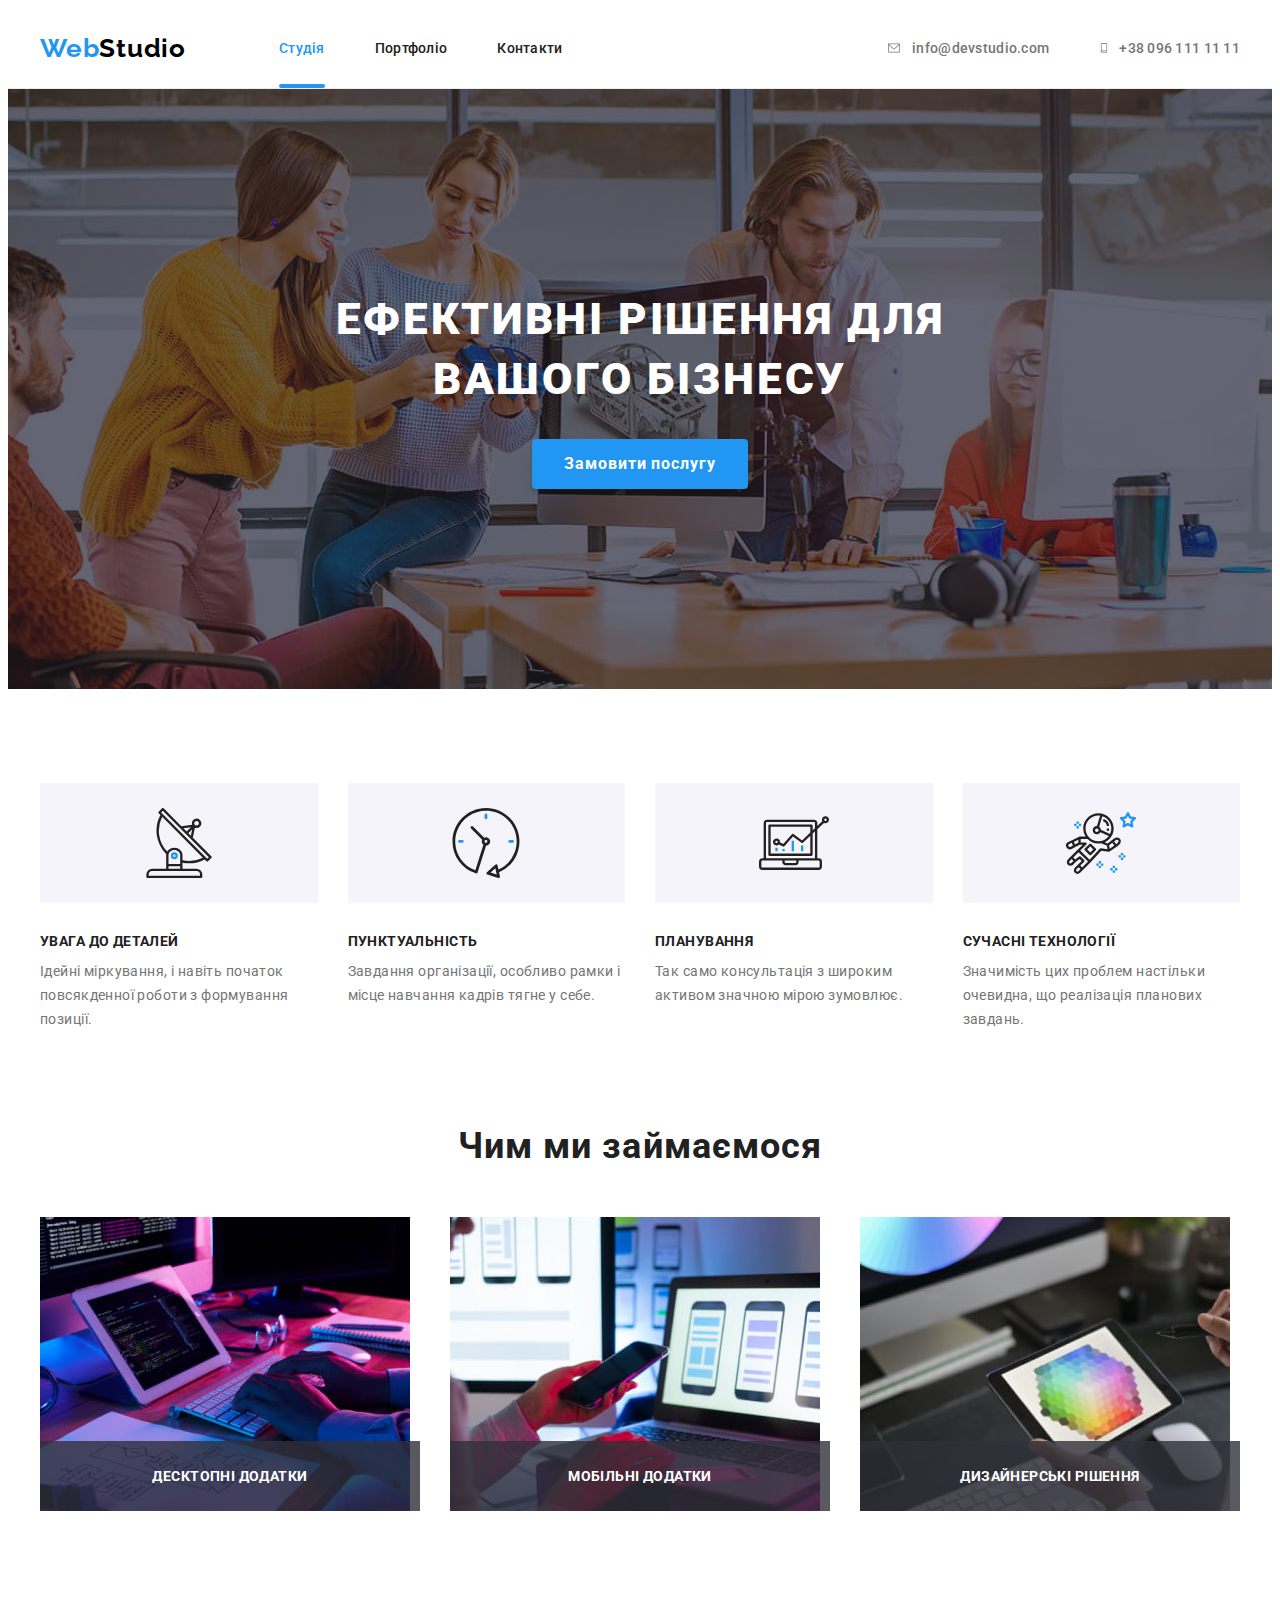
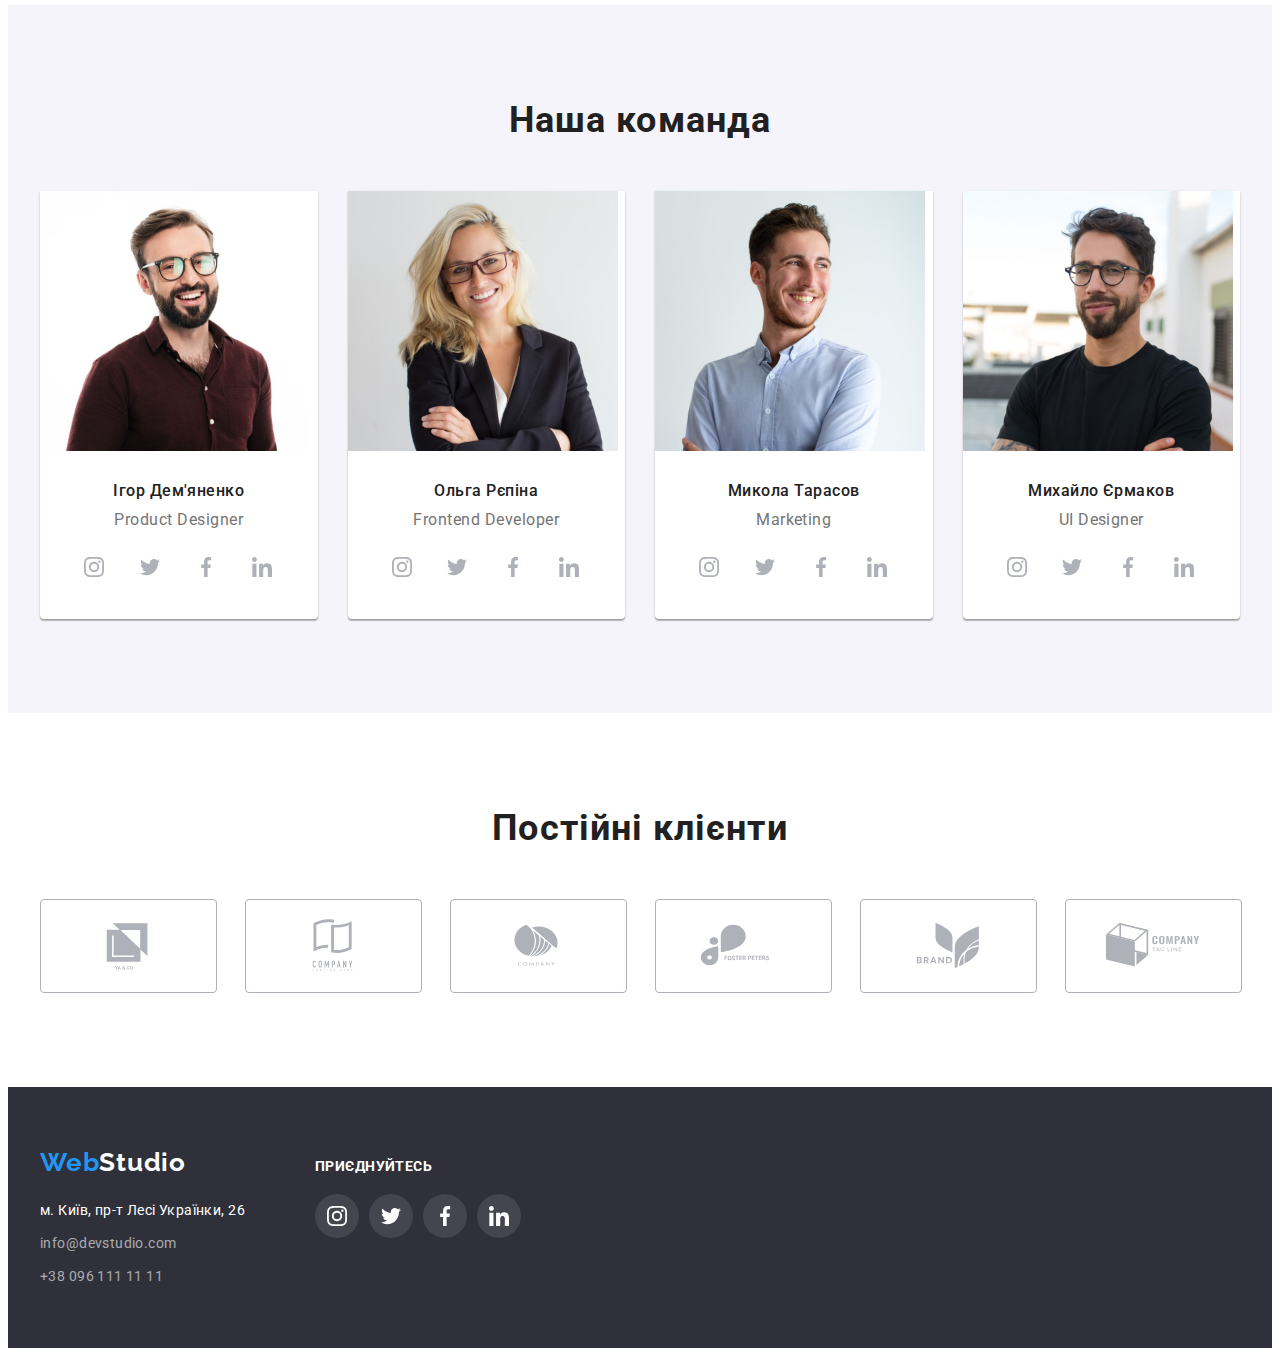
<file: index.html>
<!DOCTYPE html>
<html lang="uk">

<head>
  <meta charset="UTF-8" />
  <meta http-equiv="X-UA-Compatible" content="IE=edge" />
  <meta name="viewport" content="width=device-width, initial-scale=1.0" />
  <meta name="description" content="The best WebStudio" />
  <title>WebStudio</title>
  <!-- Add fonts -->
  <link rel="preconnect" href="https://fonts.googleapis.com" />
  <link rel="preconnect" href="https://fonts.gstatic.com" crossorigin />
  <link href="https://fonts.googleapis.com/css2?family=Raleway:wght@700&family=Roboto:wght@400;500;700;900&display=swap"
    rel="stylesheet" />
  <!-- Add CSS -->
  <!-- modern-normalize css -->
  <link rel="stylesheet" href="https://cdnjs.cloudflare.com/ajax/libs/modern-normalize/1.1.0/modern-normalize.min.css"
    integrity="sha512-wpPYUAdjBVSE4KJnH1VR1HeZfpl1ub8YT/NKx4PuQ5NmX2tKuGu6U/JRp5y+Y8XG2tV+wKQpNHVUX03MfMFn9Q=="
    crossorigin="anonymous" referrerpolicy="no-referrer" />
  <!-- my css -->
  <link rel="stylesheet" href="./css/styles.css" />
</head>

<body class="page">
  <!-- Header page -->
  <header class="page-header">
    <div class="container">
      <a class="logo link" href="./index.html"><span class="logo-accent-span">Web</span><span
          class="logo-header-span">Studio</span></a>
      <nav class="main-nav">
        <ul class="list">
          <li class="nav-item">
            <a class="nav-link current link" href="./index.html">Студія</a>
          </li>
          <li class="nav-item">
            <a class="nav-link link" href="./portfolio.html">Портфоліо</a>
          </li>
          <li class="nav-item">
            <a class="nav-link link" href="">Контакти</a>
          </li>
        </ul>
      </nav>
      <ul class="header-contacts list">
        <li class="header-contacts-item">
          <a class="contact-link link" href="mailto:info@devstudio.com">
            <svg class="contact-icon" width="16" height="12">
              <use href="./images/icons.svg#envelope"></use>
            </svg>
            info@devstudio.com
          </a>
        </li>
        <li class="header-contacts-item">
          <a class="contact-link link" href="tel:+380961111111">
            <svg class="contact-icon" width="10" height="16">
              <use href="./images/icons.svg#smartphone"></use>
            </svg>
            +38 096 111 11 11
          </a>
        </li>
      </ul>
    </div>
  </header>
  <!-- Main page -->
  <main class="main">
    <!-- Hero section -->
    <section class="hero">
      <div class="container">
        <h1 class="hero-title">Ефективні рішення для вашого бізнесу</h1>
        <button class="hero-btn" type="button" data-modal-open>Замовити послугу</button>
      </div>
    </section>
    <!-- Benefits section -->
    <section class="benefits section">
      <div class="container">
        <h2 class="section-title u-vh">Особливості</h2>
        <ul class="benefits-list grid-set list">
          <li class="benefits-item grid-set-item">
            <div class="benefits-wrap">
              <svg class="benefits-icon" width="70" height="70">
                <use href="./images/icons.svg#antenna"></use>
              </svg>
            </div>
            <h3 class="benefits-title">УВАГА ДО ДЕТАЛЕЙ</h3>
            <p class="benefits-desc">Ідейні міркування, і навіть початок повсякденної роботи з формування позиції.</p>
          </li>
          <li class="benefits-item grid-set-item">
            <div class="benefits-wrap">
              <svg class="benefits-icon" width="70" height="70">
                <use href="./images/icons.svg#clock"></use>
              </svg>
            </div>
            <h3 class="benefits-title">ПУНКТУАЛЬНІСТЬ</h3>
            <p class="benefits-desc">Завдання організації, особливо рамки і місце навчання кадрів тягне у себе.</p>
          </li>
          <li class="benefits-item grid-set-item">
            <div class="benefits-wrap">
              <svg class="benefits-icon" width="70" height="70">
                <use href="./images/icons.svg#diagram"></use>
              </svg>
            </div>
            <h3 class="benefits-title">ПЛАНУВАННЯ</h3>
            <p class="benefits-desc">Так само консультація з широким активом значною мірою зумовлює.</p>
          </li>
          <li class="benefits-item grid-set-item">
            <div class="benefits-wrap">
              <svg class="benefits-icon" width="70" height="70">
                <use href="./images/icons.svg#astronaut"></use>
              </svg>
            </div>
            <h3 class="benefits-title">СУЧАСНІ ТЕХНОЛОГІЇ</h3>
            <p class="benefits-desc">Значимість цих проблем настільки очевидна, що реалізація планових завдань.</p>
          </li>
        </ul>
      </div>
    </section>
    <!-- About section -->
    <section class="about section">
      <div class="container">
        <h2 class="about-title">Чим ми займаємося</h2>
        <ul class="about-list grid-set list">
          <li class="about-item grid-set-item">
            <img class="img" src="./images/about/box-1.jpg" alt="Написання коду HTML&CSS на компьютері" width="370"
              height="294" />
            <p class="about-desc">Десктопні додатки</p>
          </li>
          <li class="about-item grid-set-item">
            <img class="img" src="./images/about/box-2.jpg" alt="Розробка мобільного додатка на компьютері." width="370"
              height="294" />
            <p class="about-desc">Мобільні додатки</p>
          </li>
          <li class="about-item grid-set-item">
            <img class="img" src="./images/about/box-3.jpg" alt="На планшеті обирає колір перед компьютером."
              width="370" height="294" />
            <p class="about-desc">Дизайнерські рішення</p>
          </li>
        </ul>
      </div>
    </section>
    <!-- Team section -->
    <section class="team section">
      <div class="container">
        <h2 class="team-title">Наша команда</h2>
        <ul class="team-list grid-set list">
          <li class="team-card grid-set-item">
            <img class="img" src="./images/team/img-1.jpg" alt="Фотографія Ігоря Дем'яненка" width="270" height="260" />
            <div class="team-group">
              <h3 class="team-name">Ігор Дем'яненко</h3>
              <p class="team-position" lang="en">Product Designer</p>
              <ul class="socials-list grid-set list">
                <li class="socials-item grid-set-item">
                  <a class="socials-link link" href="https://instagram.com" target="_blank" rel="noopener noreferrer"
                    aria-label="Instagram">
                    <svg class="socials-icon" width="20" height="20">
                      <use href="./images/icons.svg#instagram"></use>
                    </svg></a>
                </li>
                <li class="socials-item grid-set-item">
                  <a class="socials-link link" href="https://twitter.com" target="_blank" rel="noopener noreferrer"
                    aria-label="Twitter">
                    <svg class="socials-icon" width="20" height="20">
                      <use href="./images/icons.svg#twitter"></use>
                    </svg></a>
                </li>
                <li class="socials-item grid-set-item">
                  <a class="socials-link link" href="https://facebook.com" target="_blank" rel="noopener noreferrer"
                    aria-label="Facebook">
                    <svg class="socials-icon" width="20" height="20">
                      <use href="./images/icons.svg#facebook"></use>
                    </svg></a>
                </li>
                <li class="socials-item grid-set-item">
                  <a class="socials-link link" href="https://linkedin.com" target="_blank" rel="noopener noreferrer"
                    aria-label="LinkedIn">
                    <svg class="socials-icon" width="20" height="20">
                      <use href="./images/icons.svg#linkedin"></use>
                    </svg></a>
                </li>
              </ul>
            </div>
          </li>
          <li class="team-card grid-set-item">
            <img class="img" src="./images/team/img-2.jpg" alt="Фотографія Ольги Рєпіної" width="270" height="260" />
            <div class="team-group">
              <h3 class="team-name">Ольга Рєпіна</h3>
              <p class="team-position" lang="en">Frontend Developer</p>
              <ul class="socials-list grid-set list">
                <li class="socials-item grid-set-item">
                  <a class="socials-link link" href="https://instagram.com" target="_blank" rel="noopener noreferrer"
                    aria-label="Instagram">
                    <svg class="socials-icon" width="20" height="20">
                      <use href="./images/icons.svg#instagram"></use>
                    </svg></a>
                </li>
                <li class="socials-item grid-set-item">
                  <a class="socials-link link" href="https://twitter.com" target="_blank" rel="noopener noreferrer"
                    aria-label="Twitter">
                    <svg class="socials-icon" width="20" height="20">
                      <use href="./images/icons.svg#twitter"></use>
                    </svg></a>
                </li>
                <li class="socials-item grid-set-item">
                  <a class="socials-link link" href="https://facebook.com" target="_blank" rel="noopener noreferrer"
                    aria-label="Facebook">
                    <svg class="socials-icon" width="20" height="20">
                      <use href="./images/icons.svg#facebook"></use>
                    </svg></a>
                </li>
                <li class="socials-item grid-set-item">
                  <a class="socials-link link" href="https://linkedin.com" target="_blank" rel="noopener noreferrer"
                    aria-label="LinkedIn">
                    <svg class="socials-icon" width="20" height="20">
                      <use href="./images/icons.svg#linkedin"></use>
                    </svg></a>
                </li>
              </ul>
            </div>
          </li>
          <li class="team-card grid-set-item">
            <img class="img" src="./images/team/img-3.jpg" alt="Фотографія Миколи Тарасова" width="270" height="260" />
            <div class="team-group">
              <h3 class="team-name">Микола Тарасов</h3>
              <p class="team-position" lang="en">Marketing</p>
              <ul class="socials-list grid-set list">
                <li class="socials-item grid-set-item">
                  <a class="socials-link link" href="https://instagram.com" target="_blank" rel="noopener noreferrer"
                    aria-label="Instagram">
                    <svg class="socials-icon" width="20" height="20">
                      <use href="./images/icons.svg#instagram"></use>
                    </svg></a>
                </li>
                <li class="socials-item grid-set-item">
                  <a class="socials-link link" href="https://twitter.com" target="_blank" rel="noopener noreferrer"
                    aria-label="Twitter">
                    <svg class="socials-icon" width="20" height="20">
                      <use href="./images/icons.svg#twitter"></use>
                    </svg></a>
                </li>
                <li class="socials-item grid-set-item">
                  <a class="socials-link link" href="https://facebook.com" target="_blank" rel="noopener noreferrer"
                    aria-label="Facebook">
                    <svg class="socials-icon" width="20" height="20">
                      <use href="./images/icons.svg#facebook"></use>
                    </svg></a>
                </li>
                <li class="socials-item grid-set-item">
                  <a class="socials-link link" href="https://linkedin.com" target="_blank" rel="noopener noreferrer"
                    aria-label="LinkedIn">
                    <svg class="socials-icon" width="20" height="20">
                      <use href="./images/icons.svg#linkedin"></use>
                    </svg></a>
                </li>
              </ul>
            </div>
          </li>
          <li class="team-card grid-set-item">
            <img class="img" src="./images/team/img-4.jpg" alt="Фото Михайла Єрмакова" width="270" height="260" />
            <div class="team-group">
              <h3 class="team-name">Михайло Єрмаков</h3>
              <p class="team-position" lang="en">UI Designer</p>
              <ul class="socials-list grid-set list">
                <li class="socials-item grid-set-item">
                  <a class="socials-link link" href="https://instagram.com" target="_blank" rel="noopener noreferrer"
                    aria-label="Instagram">
                    <svg class="socials-icon" width="20" height="20">
                      <use href="./images/icons.svg#instagram"></use>
                    </svg></a>
                </li>
                <li class="socials-item grid-set-item">
                  <a class="socials-link link" href="https://twitter.com" target="_blank" rel="noopener noreferrer"
                    aria-label="Twitter">
                    <svg class="socials-icon" width="20" height="20">
                      <use href="./images/icons.svg#twitter"></use>
                    </svg></a>
                </li>
                <li class="socials-item grid-set-item">
                  <a class="socials-link link" href="https://facebook.com" target="_blank" rel="noopener noreferrer"
                    aria-label="Facebook">
                    <svg class="socials-icon" width="20" height="20">
                      <use href="./images/icons.svg#facebook"></use>
                    </svg></a>
                </li>
                <li class="socials-item grid-set-item">
                  <a class="socials-link link" href="https://linkedin.com" target="_blank" rel="noopener noreferrer"
                    aria-label="LinkedIn">
                    <svg class="socials-icon" width="20" height="20">
                      <use href="./images/icons.svg#linkedin"></use>
                    </svg></a>
                </li>
              </ul>
            </div>
          </li>
        </ul>
      </div>
    </section>
    <!-- Clients section -->
    <section class="clients section">
      <div class="container">
        <h2 class="clients-title">Постійні клієнти</h2>
        <ul class="clients-list grid-set list">
          <li class="clients-item grid-set-item">
            <a class="clients-link link" href="">
              <svg class="clients-icon" width="106" height="60">
                <use href="./images/icons.svg#logo-1"></use>
              </svg>
            </a>
          </li>
          <li class="clients-item grid-set-item">
            <a class="clients-link link" href="">
              <svg class="clients-icon" width="106" height="60">
                <use href="./images/icons.svg#logo-2"></use>
              </svg>
            </a>
          </li>
          <li class="clients-item grid-set-item">
            <a class="clients-link link" href="">
              <svg class="clients-icon" width="106" height="60">
                <use href="./images/icons.svg#logo-3"></use>
              </svg>
            </a>
          </li>
          <li class="clients-item grid-set-item">
            <a class="clients-link link" href="">
              <svg class="clients-icon" width="106" height="60">
                <use href="./images/icons.svg#logo-4"></use>
              </svg>
            </a>
          </li>
          <li class="clients-item grid-set-item">
            <a class="clients-link link" href="">
              <svg class="clients-icon" width="106" height="60">
                <use href="./images/icons.svg#logo-5"></use>
              </svg>
            </a>
          </li>
          <li class="clients-item grid-set-item">
            <a class="clients-link link" href="">
              <svg class="clients-icon" width="106" height="60">
                <use href="./images/icons.svg#logo-6"></use>
              </svg>
            </a>
          </li>
        </ul>
      </div>
    </section>
  </main>
  <!-- Footer page -->
  <footer class="page-footer">
    <div class="container">
      <div class="footer-group">
        <a class="logo link" href="./index.html"><span class="logo-accent-span">Web</span><span
            class="logo-footer-span">Studio</span></a>
        <address class="address">
          <p class="text">м. Київ, пр-т Лесі Українки, 26</p>
          <ul class="list">
            <li class="address-item">
              <a class="footer-link link" href="mailto:info@devstudio.com">info@devstudio.com</a>
            </li>
            <li class="address-item">
              <a class="footer-link link" href="tel:+380961111111">+38 096 111 11 11</a>
            </li>
          </ul>
        </address>
      </div>
      <div class="join">
        <h2 class="join-title">приєднуйтесь</h2>
        <ul class="socials-list grid-set list">
          <li class="socials-item">
            <a class="socials-link link" href="https://instagram.com" target="_blank" rel="noopener noreferrer"
              aria-label="Instagram">
              <svg class="socials-icon" width="20" height="20">
                <use href="./images/icons.svg#instagram"></use>
              </svg>
            </a>
          </li>
          <li class="socials-item">
            <a class="socials-link link" href="https://twitter.com" target="_blank" rel="noopener noreferrer"
              aria-label="Twitter">
              <svg class="socials-icon" width="20" height="20">
                <use href="./images/icons.svg#twitter"></use>
              </svg>
            </a>
          </li>
          <li class="socials-item">
            <a class="socials-link link" href="https://facebook.com" target="_blank" rel="noopener noreferrer"
              aria-label="Facebook">
              <svg class="socials-icon" width="20" height="20">
                <use href="./images/icons.svg#facebook"></use>
              </svg>
            </a>
          </li>
          <li class="socials-item">
            <a class="socials-link link" href="https://linkedin.com" target="_blank" rel="noopener noreferrer"
              aria-label="LinkedIn">
              <svg class="socials-icon" width="20" height="20">
                <use href="./images/icons.svg#linkedin"></use>
              </svg>
            </a>
          </li>
        </ul>
      </div>
    </div>
  </footer>

  <!-- Modal windows -->
  <div class="backdrop is-hidden" data-modal>
    <div class="modal">
      <button class="modal-btn" type="button" data-modal-close>
        <svg width="18" height="18">
          <use href="./images/icons.svg#icon-close"></use>
        </svg>
      </button>
    </div>
  </div>

  <!-- JS modal -->
  <script src="./js/modal.js"></script>
</body>

</html>
</file>
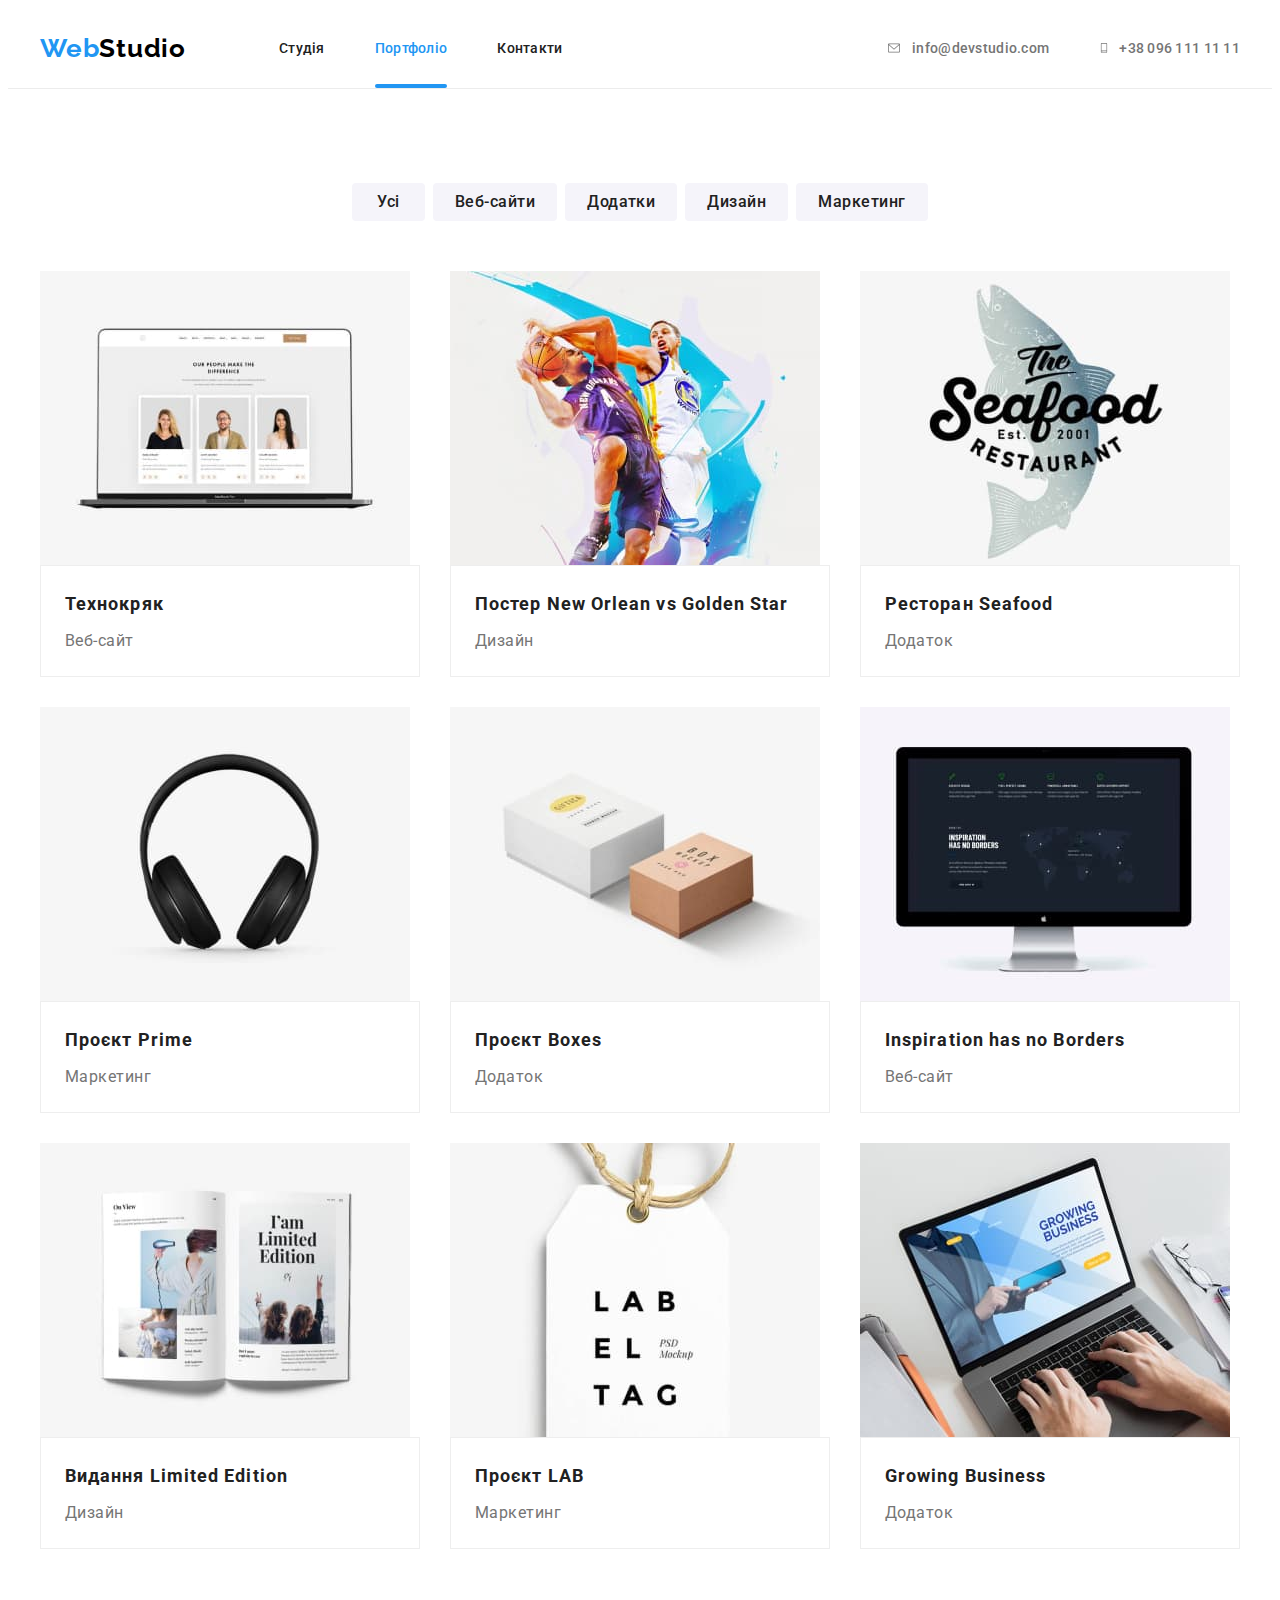
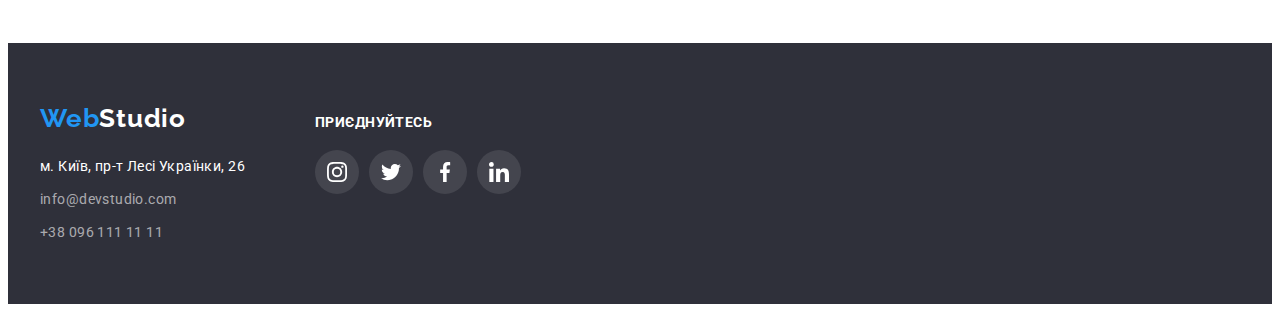
<file: portfolio.html>
<!DOCTYPE html>
<html lang="uk">

<head>
  <meta charset="UTF-8" />
  <meta http-equiv="X-UA-Compatible" content="IE=edge" />
  <meta name="viewport" content="width=device-width, initial-scale=1.0" />
  <meta name="description" content="The best WebStudio" />
  <title>WebStudio</title>
  <!-- Add fonts -->
  <link rel="preconnect" href="https://fonts.googleapis.com" />
  <link rel="preconnect" href="https://fonts.gstatic.com" crossorigin />
  <link href="https://fonts.googleapis.com/css2?family=Raleway:wght@700&family=Roboto:wght@400;500;700;900&display=swap"
    rel="stylesheet" />
  <!-- Add CSS -->
  <!-- modern-normalize css -->
  <link rel="stylesheet" href="https://cdnjs.cloudflare.com/ajax/libs/modern-normalize/1.1.0/modern-normalize.min.css"
    integrity="sha512-wpPYUAdjBVSE4KJnH1VR1HeZfpl1ub8YT/NKx4PuQ5NmX2tKuGu6U/JRp5y+Y8XG2tV+wKQpNHVUX03MfMFn9Q=="
    crossorigin="anonymous" referrerpolicy="no-referrer" />
  <!-- my css -->
  <link rel="stylesheet" href="./css/styles.css" />
</head>

<body class="page">
  <!-- Header page -->
  <header class="page-header">
    <div class="container">
      <a class="logo link" href="./index.html"><span class="logo-accent-span">Web</span><span
          class="logo-header-span">Studio</span></a>
      <nav class="main-nav">
        <ul class="list">
          <li class="nav-item">
            <a class="nav-link link" href="./index.html">Студія</a>
            <div class="nav-link-decoration"></div>
          </li>
          <li class="nav-item">
            <a class="nav-link current link" href="./portfolio.html">Портфоліо</a>
            <div class="nav-link-decoration"></div>
          </li>
          <li class="nav-item">
            <a class="nav-link link" href="">Контакти</a>
            <div class="nav-link-decoration"></div>
          </li>
        </ul>
      </nav>
      <ul class="header-contacts list">
        <li class="header-contacts-item">
          <a class="contact-link link" href="mailto:info@devstudio.com">
            <svg class="contact-icon" width="16" height="12">
              <use href="./images/icons.svg#envelope"></use>
            </svg>
            info@devstudio.com
          </a>
        </li>
        <li class="header-contacts-item">
          <a class="contact-link link" href="tel:+380961111111">
            <svg class="contact-icon" width="10" height="16">
              <use href="./images/icons.svg#smartphone"></use>
            </svg>
            +38 096 111 11 11
          </a>
        </li>
      </ul>
    </div>
  </header>
  <!-- Main page -->
  <main class="main">
    <!-- Portfolio section -->
    <section class="portfolio section">
      <div class="container">
        <h1 class="portfolio-title u-vh">Портфоліо</h1>
        <ul class="filter-list grid-set list">
          <li class="list-item">
            <button class="filter-btn grid-set-item" type="button">Усі</button>
          </li>
          <li class="list-item">
            <button class="filter-btn grid-set-item" type="button">Веб-сайти</button>
          </li>
          <li class="list-item">
            <button class="filter-btn grid-set-item" type="button">Додатки</button>
          </li>
          <li class="list-item">
            <button class="filter-btn grid-set-item" type="button">Дизайн</button>
          </li>
          <li class="list-item">
            <button class="filter-btn grid-set-item" type="button">Маркетинг</button>
          </li>
        </ul>
        <ul class="gallery-portfolio grid-set list">
          <li class="portfolio-card grid-set-item">
            <a class="portfolio-link link" href="" target="_blank" rel="noopener nooferrer">
              <div class="portfolio-thumb">
                <img class="img" src="./images/gallery/project-1.jpg" alt="На ноутбуці відкритий Веб-сайт." width="370"
                  height="294" />
                <div class="portfolio-card-overlay">
                  <p class="project-desc">Ресурс пропонує комплексні пропозиції з різним рівнем функціоналу та сервісів.
                    Все це дозволить відвідувачу отримати вичерпні відомості про компанію чи приватну особу.
                  </p>
                </div>
              </div>
              <div class="portfolio-wrap">
                <h2 class="project-name">Технокряк</h2>
                <p class="project-type">Веб-сайт</p>
              </div>
            </a>
          </li>
          <li class="portfolio-card grid-set-item">
            <a class="portfolio-link link" href="" target="_blank" rel="noopener nooferrer">
              <img class="img" src="./images/gallery/project-2.jpg" alt="Два баскетболіста." width="370" height="294" />
              <div class="portfolio-wrap">
                <h2 class="project-name">Постер New Orlean vs Golden Star</h2>
                <p class="project-type">Дизайн</p>
              </div>
            </a>
          </li>
          <li class="portfolio-card grid-set-item">
            <a class="portfolio-link link" href="" target="_blank" rel="noopener nooferrer">
              <img class="img" src="./images/gallery/project-3.jpg" alt="Логотип додатка Seafood." width="370"
                height="294" />
              <div class="portfolio-wrap">
                <h2 class="project-name">Ресторан Seafood</h2>
                <p class="project-type">Додаток</p>

              </div>
            </a>
          </li>
          <li class="portfolio-card grid-set-item">
            <a class="portfolio-link link" href="" target="_blank" rel="noopener nooferrer">
              <img class="img" src="./images/gallery/project-4.jpg" alt="Навушники." width="370" height="294" />
              <div class="portfolio-wrap">
                <h2 class="project-name">Проєкт Prime</h2>
                <p class="project-type">Маркетинг</p>
              </div>
            </a>
          </li>
          <li class="portfolio-card grid-set-item">
            <a class="portfolio-link link" href="" target="_blank" rel="noopener nooferrer">
              <img class="img" src="./images/gallery/project-5.jpg" alt="Дві коробки." width="370" height="294" />
              <div class="portfolio-wrap">
                <h2 class="project-name">Проєкт Boxes</h2>
                <p class="project-type">Додаток</p>
              </div>
            </a>
          </li>
          <li class="portfolio-card grid-set-item">
            <a class="portfolio-link link" href="" target="_blank" rel="noopener nooferrer">
              <img class="img" src="./images/gallery/project-6.jpg" alt="Приклад Веб-сайту." width="370" height="294" />
              <div class="portfolio-wrap">
                <h2 class="project-name" lang="en">Inspiration has no Borders</h2>
                <p class="project-type">Веб-сайт</p>
              </div>
            </a>
          </li>
          <li class="portfolio-card grid-set-item">
            <a class="portfolio-link link" href="" target="_blank" rel="noopener nooferrer">
              <img class="img" src="./images/gallery/project-7.jpg" alt="Ілюстрація журналу." width="370"
                height="294" />
              <div class="portfolio-wrap">
                <h2 class="project-name">Видання Limited Edition</h2>
                <p class="project-type">Дизайн</p>
              </div>
            </a>
          </li>
          <li class="portfolio-card grid-set-item">
            <a class="portfolio-link link" href="" target="_blank" rel="noopener nooferrer">
              <img class="img" src="./images/gallery/project-8.jpg" alt="Логотип проекту Lab El Tag" width="370"
                height="294" />
              <div class="portfolio-wrap">
                <h2 class="project-name">Проєкт LAB</h2>
                <p class="project-type">Маркетинг</p>

              </div>
            </a>
          </li>
          <li class="portfolio-card grid-set-item">
            <a class="portfolio-link link" href="" target="_blank" rel="noopener nooferrer">
              <img class="img" src="./images/gallery/project-9.jpg" alt="На наоутбуці відкритий сайт." width="370"
                height="294" />
              <div class="portfolio-wrap">
                <h2 class="project-name" lang="en">Growing Business</h2>
                <p class="project-type">Додаток</p>

              </div>
            </a>
          </li>
        </ul>
      </div>
    </section>
  </main>
  <!-- Footer page -->
  <footer class="page-footer">
    <div class="container">
      <div class="footer-group">
        <a class="logo link" href="./index.html"><span class="logo-accent-span">Web</span><span
            class="logo-footer-span">Studio</span></a>
        <address class="address">
          <p class="text">м. Київ, пр-т Лесі Українки, 26</p>
          <ul class="list">
            <li class="address-item">
              <a class="footer-link link" href="mailto:info@devstudio.com">info@devstudio.com</a>
            </li>
            <li class="address-item">
              <a class="footer-link link" href="tel:+380961111111">+38 096 111 11 11</a>
            </li>
          </ul>
        </address>
      </div>
      <div class="join">
        <h2 class="join-title">приєднуйтесь</h2>
        <ul class="socials-list grid-set list">
          <li class="socials-item">
            <a class="socials-link link" href="https://instagram.com" target="_blank" rel="noopener noreferrer"
              aria-label="Instagram">
              <svg class="socials-icon" width="20" height="20">
                <use href="./images/icons.svg#instagram"></use>
              </svg>
            </a>
          </li>
          <li class="socials-item">
            <a class="socials-link link" href="https://twitter.com" target="_blank" rel="noopener noreferrer"
              aria-label="Twitter">
              <svg class="socials-icon" width="20" height="20">
                <use href="./images/icons.svg#twitter"></use>
              </svg>
            </a>
          </li>
          <li class="socials-item">
            <a class="socials-link link" href="https://facebook.com" target="_blank" rel="noopener noreferrer"
              aria-label="Facebook">
              <svg class="socials-icon" width="20" height="20">
                <use href="./images/icons.svg#facebook"></use>
              </svg>
            </a>
          </li>
          <li class="socials-item">
            <a class="socials-link link" href="https://linkedin.com" target="_blank" rel="noopener noreferrer"
              aria-label="LinkedIn">
              <svg class="socials-icon" width="20" height="20">
                <use href="./images/icons.svg#linkedin"></use>
              </svg>
            </a>
          </li>
        </ul>
      </div>
    </div>
  </footer>
</body>

</html>
</file>
<file: css/styles.css>
:root {
  /* Fonts */
  --main-font: 'Roboto', sans-serif;
  --secondary-font: 'Raleway', sans-serif;
  --font-weight-regular: 400;
  --font-weight-medium: 500;
  --font-weight-bold: 700;
  --font-weight-black: 900;

  /* Text color */
  --main-txt-cl: #212121;
  --accent-txt-cl: #2196f3;
  --grey-txt-cl: #757575;
  --white-txt-cl: #fff;
  --black-txt-cl: #000;

  /* Background color */
  --dark-bg-cl: #2f303a;
  --grey-bg-cl: #f5f4fa;
  --white-bg-cl: #fff;

  /* Icons color */
  --icon-primary-cl: #AFB1B8;

  /* Others */
  --header-line-cl: #ececec;
  --btn-active-cl: #188CE8;

  /* Aniamtion and transition */
  --anim: 250ms cubic-bezier(0.4, 0, 0.2, 1);

  /* Grid flex set - flex-basis*/
  --items: 1;
  --indent: 30px;
}

/* Utility */
.u-vh {
  position: absolute;
  white-space: nowrap;
  width: 1px;
  height: 1px;
  overflow: hidden;
  border: 0;
  padding: 0;
  clip: rect(0 0 0 0);
  clip-path: inset(50%);
  margin: -1px;
}

/* Grid flex set */
.grid-set {
  display: flex;
  flex-wrap: wrap;
  gap: var(--indent);
}

.grid-set-item {
  flex-basis: calc((100% - var(--indent) * (var(--items) - 1)) / var(--items));
}

/* Preset styles*/
h1,
h2,
h3,
h4,
h5,
h6,
p {
  margin: 0;
}

img {
  display: block;
  max-width: 100%;
  height: auto;
}

.link {
  text-decoration: none;
  color: var(--main-txt-cl);
}

.list {
  padding: 0;
  margin: 0;
  list-style: none;
}

/* Base styles */
body {
  font-family: var(--main-font);
  color: var(--main-txt-cl);
  background-color: var(--white-bg-cl);
}

.container {
  width: 1200px;
  padding: 0 15px;
  margin: 0 auto;
}

.section {
  padding-top: 94px;
  padding-bottom: 94px;
}

/**
  |============================
  | Header page
  |============================
*/
.page-header {
  border-bottom: 1px solid var(--header-line-cl);
}

.page-header>.container {
  display: flex;
  align-items: center;
}

/* Logo */
.logo {
  margin-right: 93px;

  font-family: var(--secondary-font);
  font-weight: var(--font-weight-bold);
  font-size: 26px;
  line-height: calc(31 / 26);
  letter-spacing: 0.03em;
}

.logo-accent-span {
  color: var(--accent-txt-cl);
}

.logo-header-span {
  color: var(--black-txt-cl);
}

/* main navigation */
.main-nav {
  margin-right: auto;
}

.main-nav>.list {
  display: flex;
  gap: 50px;
}

.nav-item {
  position: relative;
}

.nav-link {
  display: block;
  padding-top: 32px;
  padding-bottom: 32px;

  font-weight: var(--font-weight-medium);
  font-size: 14px;
  line-height: calc(16 / 14);
  letter-spacing: 0.02em;
  color: var(--main-txt-cl);

  transition: color var(--anim);
}

.header-contacts {
  display: flex;
  gap: 50px;
}

.contact-link {
  display: flex;
  align-items: center;
  gap: 10px;

  padding-top: 32px;
  padding-bottom: 32px;
  font-weight: 500;
  font-size: 14px;
  line-height: calc(16 / 14);
  letter-spacing: 0.02em;
  color: var(--grey-txt-cl);

  transition: color var(--anim);
}

.contact-icon {
  fill: currentColor;
}

.current::after {
  content: "";
  display: block;
  position: absolute;
  /* left: 0; */
  bottom: 0;

  width: 100%;
  height: 4px;

  border-radius: 2px;
  background-color: var(--accent-txt-cl);

  opacity: 0;
}

.current,
.nav-link.current::after {
  color: var(--accent-txt-cl);
  opacity: 1;
}

.nav-link:hover,
.nav-link:focus,
.contact-link:hover,
.contact-link:focus {
  color: var(--accent-txt-cl);
}

/**
  |============================
  | Hero section
  |============================
*/
.hero {
  max-width: 1600px;
  margin-left: auto;
  margin-right: auto;
  padding-top: 200px;
  padding-bottom: 200px;

  text-align: center;
  background-image: linear-gradient(to right, rgba(47, 48, 58, 0.4), rgba(47, 48, 58, 0.4)), url(../images/hero/hero-bcg.jpg);
  background-repeat: no-repeat;
  background-position: center;
  background-size: cover;
  background-color: var(--dark-bg-cl);
}

.hero-title {
  width: 696px;
  height: 120px;
  margin-bottom: 30px;
  margin-left: auto;
  margin-right: auto;

  font-weight: var(--font-weight-black);
  font-size: 44px;
  line-height: calc(60 / 44);
  letter-spacing: 0.06em;
  text-transform: uppercase;
  color: var(--white-txt-cl);
  text-align: center;
}

.hero-btn {
  padding: 10px 32px;
  font-family: inherit;
  font-weight: var(--font-weight-bold);
  font-size: 16px;
  line-height: calc(30 / 16);
  letter-spacing: 0.06em;
  color: var(--white-txt-cl);
  background-color: var(--accent-txt-cl);
  box-shadow: 0px 4px 4px rgba(0, 0, 0, 0.15);

  border-color: var(--accent-txt-cl);
  border-radius: 4px;
  border: none;

  cursor: pointer;
}

.hero-btn:active {
  background-color: var(--btn-active-cl);
}

/**
  |============================
  | Benefits section
  |============================
*/
.benefits-list {
  --items: 4;
}

.benefits-wrap {
  display: flex;
  align-items: center;
  justify-content: center;
  height: 120px;
  margin-bottom: 30px;

  background-color: var(--grey-bg-cl);
}

.benefits-title {
  margin-bottom: 10px;

  font-weight: var(--font-weight-bold);
  font-size: 14px;
  line-height: calc(16 / 14);
  letter-spacing: 0.03em;
  text-transform: uppercase;
}

.benefits-desc {
  font-size: 14px;
  line-height: calc(24 / 14);
  letter-spacing: 0.03em;
  color: var(--grey-txt-cl);
}

/**
  |============================
  | About section
  |============================
*/
.about {
  padding-top: 0px;
}

.about-list {
  --items: 3;
}

.about-title {
  margin-bottom: 50px;

  font-weight: var(--font-weight-bold);
  font-size: 36px;
  line-height: calc(42 / 36);
  text-align: center;
  letter-spacing: 0.03em;
}

.about-item {
  position: relative;
}

.about-desc {
  position: absolute;
  bottom: 0;
  left: 0;

  display: flex;
  justify-content: center;
  align-items: center;

  width: 100%;
  height: 70px;

  font-weight: var(--font-weight-bold);
  font-size: 14px;
  line-height: calc(16/14);
  letter-spacing: 0.03em;
  text-transform: uppercase;
  color: var(--white-txt-cl);

  background-color: rgba(47, 48, 58, 0.8);
}

/**
  |============================
  | Team section
  |============================
*/
.team {
  background-color: var(--grey-bg-cl);
}

.team-title {
  margin-bottom: 50px;

  font-weight: var(--font-weight-bold);
  font-size: 36px;
  line-height: calc(42 / 36);
  text-align: center;
  letter-spacing: 0.03em;
}

.team-list {
  --items: 4;
}

.team-group {
  padding-top: 30px;
  padding-bottom: 30px;
  padding-right: 32px;
  padding-left: 32px;
}

.team-card {
  background-color: var(--white-bg-cl);
  box-shadow: 0px 1px 3px rgba(0, 0, 0, 0.12), 0px 1px 1px rgba(0, 0, 0, 0.14), 0px 2px 1px rgba(0, 0, 0, 0.2);
  border-radius: 0px 0px 4px 4px;
}

.team-name {
  font-weight: var(--font-weight-medium);
  font-size: 16px;
  line-height: calc(19 / 16);
  text-align: center;
  letter-spacing: 0.03em;
  margin-bottom: 10px;
}

.team-position {
  margin-bottom: 16px;
  line-height: calc(19 / 16);
  text-align: center;
  letter-spacing: 0.03em;
  color: var(--grey-txt-cl);
}

.socials-list {
  --items: 4;
  --indent: 10px;
}

.socials-link {
  display: flex;
  align-items: center;
  justify-content: center;

  width: 44px;
  height: 44px;

  border-radius: 50%;

  transition: background-color var(--anim);
}

.socials-icon {
  fill: var(--icon-primary-cl);
  transition: fill var(--anim);
}

.socials-link:hover,
.socials-link:focus {
  background-color: var(--accent-txt-cl);
}

.socials-link:hover .socials-icon,
.socials-link:focus .socials-icon {
  fill: var(--white-txt-cl);
}

/**
  |============================
  | Clients section
  |============================
*/
.clients-title {
  margin-bottom: 50px;

  font-weight: var(--font-weight-bold);
  font-size: 36px;
  line-height: calc(42 / 36);
  text-align: center;
  letter-spacing: 0.03em;
  color: var(--main-txt-cl);
}

.clients-list {
  --items: 6;
}

.clients-link {
  display: flex;
  align-items: center;
  justify-content: center;
  width: 100%;
  height: 92px;

  color: var(--icon-primary-cl);

  border: 1px solid var(--icon-primary-cl);
  border-radius: 4px;

  transition: border var(--anim);
}

.clients-link:hover,
.clients-link:focus {
  color: var(--accent-txt-cl);
  border-color: var(--accent-txt-cl);
}

.clients-icon {
  fill: currentColor;

  transition: color var(--anim);
}

/**
  |============================
  | Portfolio section
  |============================
*/

/* Filter button */
.filter-list {
  --items: 5;
  --indent: 8px;
  justify-content: center;
  margin-bottom: 50px;
}

.filter-btn {
  padding: 6px 22px;

  font-family: inherit;
  font-weight: var(--font-weight-medium);
  font-size: 16px;
  line-height: calc(26 / 16);
  letter-spacing: 0.03em;
  color: var(--main-txt-cl);
  text-align: center;

  background-color: var(--grey-bg-cl);
  border-radius: 4px;
  border-color: var(--grey-bg-cl);
  border-width: 0;

  cursor: pointer;

  transition: color var(--anim), background-color var(--anim), box-shadow var(--anim);
}

.portfolio .list-item:first-child .filter-btn {
  padding-right: 25px;
  padding-left: 25px;
}

.filter-btn:hover,
.filter-btn:focus {
  color: var(--white-txt-cl);
  box-shadow: 0px 3px 1px rgba(0, 0, 0, 0.1), 0px 1px 2px rgba(0, 0, 0, 0.08), 0px 2px 2px rgba(0, 0, 0, 0.12);
  background-color: var(--accent-txt-cl);
}

/* Gallery portfolio group */
.gallery-portfolio {
  --items: 3;
}

.portfolio-thumb {
  position: relative;
  overflow: hidden;
}

.portfolio-card-overlay {
  position: absolute;
  top: 0;
  transform: translateY(100%);

  transition: transform var(--anim);
}

.project-desc {
  padding: 63px 24px;
  font-size: 18px;
  line-height: calc(28/18);
  letter-spacing: 0.03em;
  color: var(--white-txt-cl);
  background-color: rgba(33, 150, 243, 0.9);
}

.portfolio-wrap {
  border: 1px solid #eeeeee;
  padding: 20px 24px;
}

.project-name {
  margin-bottom: 4px;

  font-weight: var(--font-weight-bold);
  font-size: 18px;
  line-height: calc(36 / 18);
  letter-spacing: 0.06em;
}

.project-type {
  line-height: calc(30 / 16);
  letter-spacing: 0.03em;
  color: var(--grey-txt-cl);
}

.portfolio-link {
  display: block;
  transition: box-shadow var(--anim);
}

.portfolio-link:hover,
.portfolio-link:focus {
  box-shadow: 0px 1px 1px rgba(0, 0, 0, 0.12), 0px 4px 4px rgba(0, 0, 0, 0.06), 1px 4px 6px rgba(0, 0, 0, 0.16);
}

.portfolio-link:hover .portfolio-card-overlay,
.portfolio-link:focus .portfolio-card-overlay {
  transform: translateY(0);
}

/**
  |============================
  | Footer page
  |============================
*/
.page-footer {
  background-color: var(--dark-bg-cl);
  padding-top: 60px;
  padding-bottom: 60px;
}

.page-footer>.container {
  display: flex;
  align-items: baseline;
  gap: 70px;
}

.page-footer .logo {
  display: block;
  margin-bottom: 20px;
  margin-right: 0;
}

.footer-logo {
  color: var(--white-txt-cl);
}

.logo-footer-span {
  color: var(--white-txt-cl);
}

.address {
  text-decoration: none;
  font-style: normal;
  font-size: 14px;
  line-height: calc(24 / 14);
  letter-spacing: 0.03em;
  color: var(--white-txt-cl);
}

.address>.text {
  margin-bottom: 9px;
}

.address-item:first-child {
  margin-bottom: 9px;
}

.footer-link {
  line-height: calc(24 / 14);
  letter-spacing: 0.03em;
  color: rgba(255, 255, 255, 0.6);

  transition: color var(--anim);
}

.footer-link:hover,
.footer-link:focus {
  color: var(--accent-txt-cl);
}

.join-title {
  margin-bottom: 20px;
  font-weight: 700;
  font-size: 14px;
  line-height: calc(16/14);
  letter-spacing: 0.03em;
  text-transform: uppercase;
  color: var(--white-txt-cl);
}

.join .socials-list {
  --items: 4;
  --indent: 10px;
}

.join .socials-link {
  background-color: rgba(255, 255, 255, 0.1);
  color: var(--white-txt-cl);

  transition: background-color var(--anim);
}

.join .socials-icon {
  fill: currentColor;
}

.join .socials-link:hover,
.join .socials-link:focus {
  background-color: var(--accent-txt-cl);
}

/**
  |============================
  | Modal window
  |============================
*/
.backdrop {
  position: fixed;
  top: 0;
  left: 0;

  width: 100%;
  height: 100%;

  background-color: rgba(0, 0, 0, 0.2);

  transition: visibility var(--anim), opacity var(--anim);
}

.backdrop.is-hidden {
  opacity: 0;
  pointer-events: none;
  visibility: hidden;
}

.backdrop.is-hidden .modal {
  transform: translate(-50%, -50%) scale(0.7);
}

.modal {
  position: absolute;
  top: 50%;
  left: 50%;
  transform: translate(-50%, -50%) scale(1);

  width: 528px;
  height: 581px;

  box-shadow: 0px 1px 3px rgba(0, 0, 0, 0.12), 0px 1px 1px rgba(0, 0, 0, 0.14), 0px 2px 1px rgba(0, 0, 0, 0.2);
  border-radius: 4px;
  background-color: var(--white-bg-cl);

  transition: transform var(--anim);
}

.modal-btn {
  position: absolute;
  top: 8px;
  right: 8px;

  width: 30px;
  height: 30px;

  display: flex;
  align-items: center;
  justify-content: center;

  padding: 0;
  border: 1px solid rgba(0, 0, 0, 0.1);
  border-radius: 50%;
  background-color: var(--white-bg-cl);

  cursor: pointer;
}
</file>
